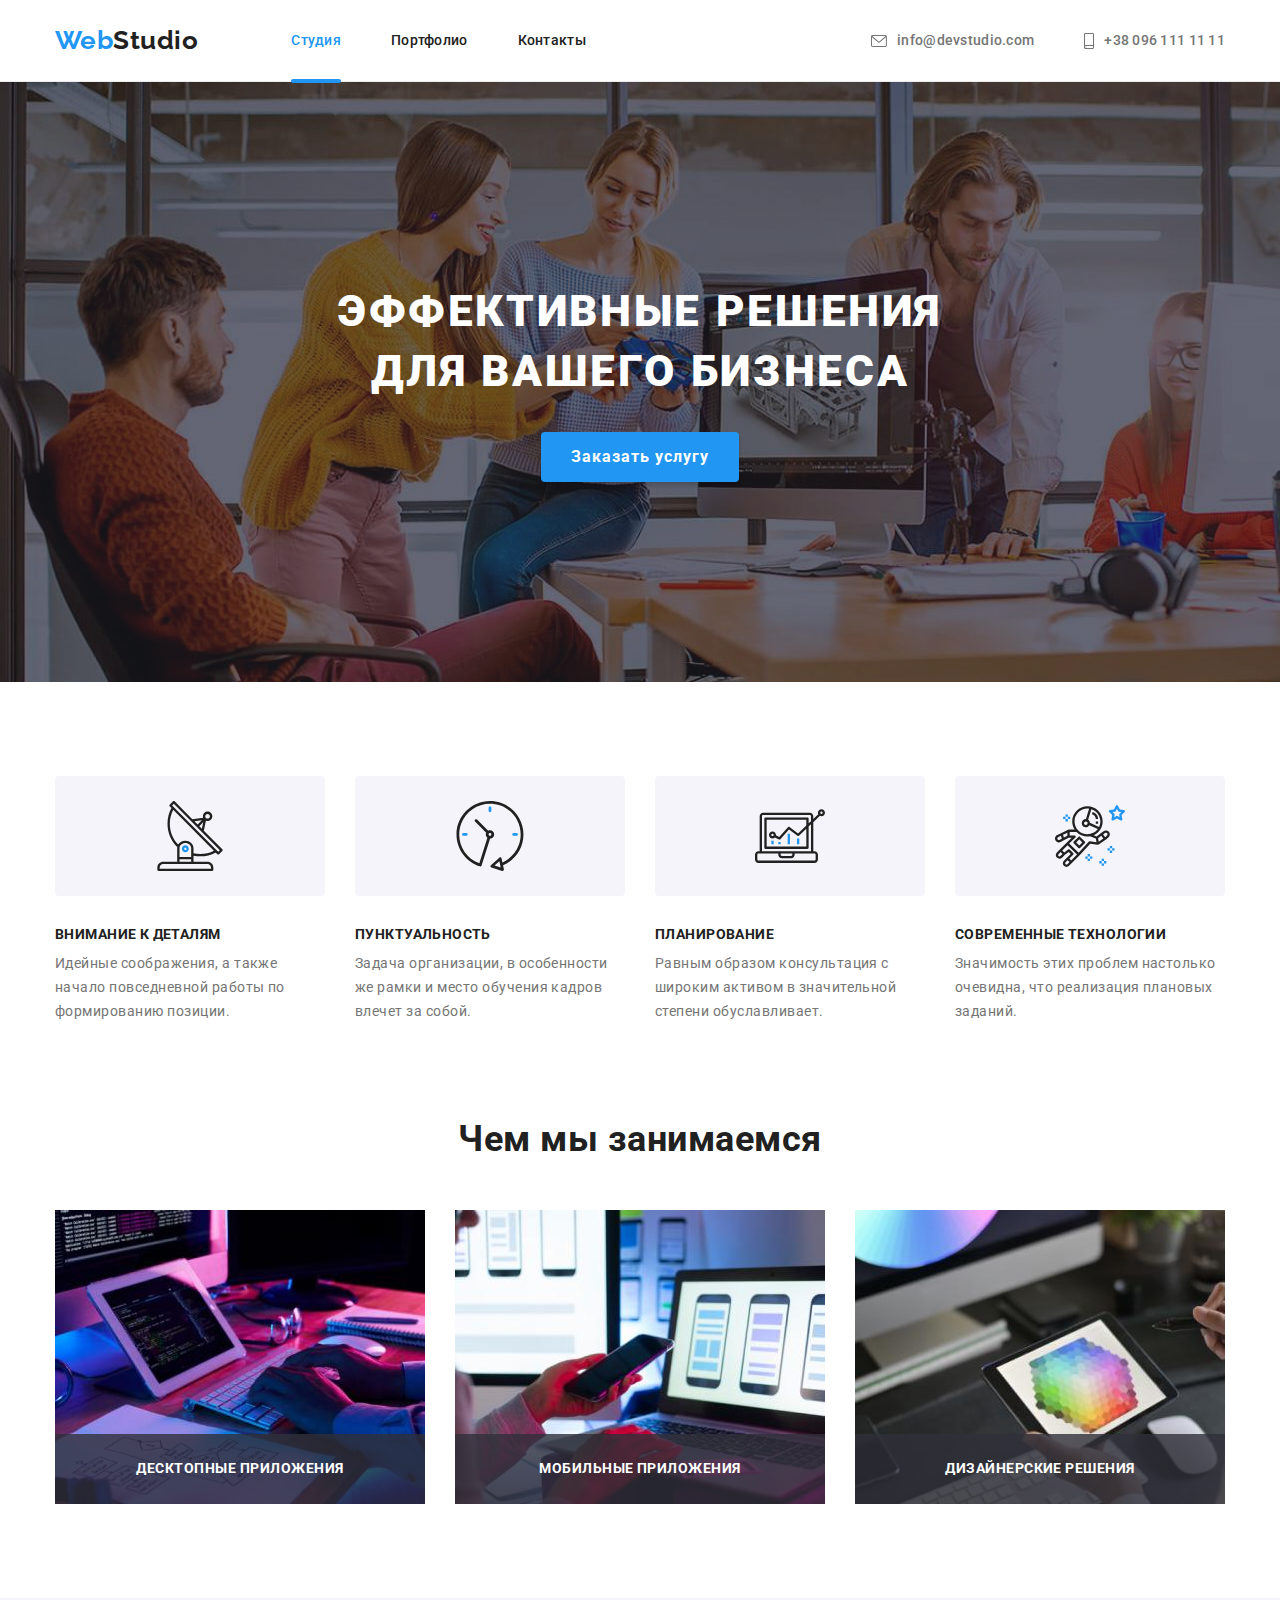
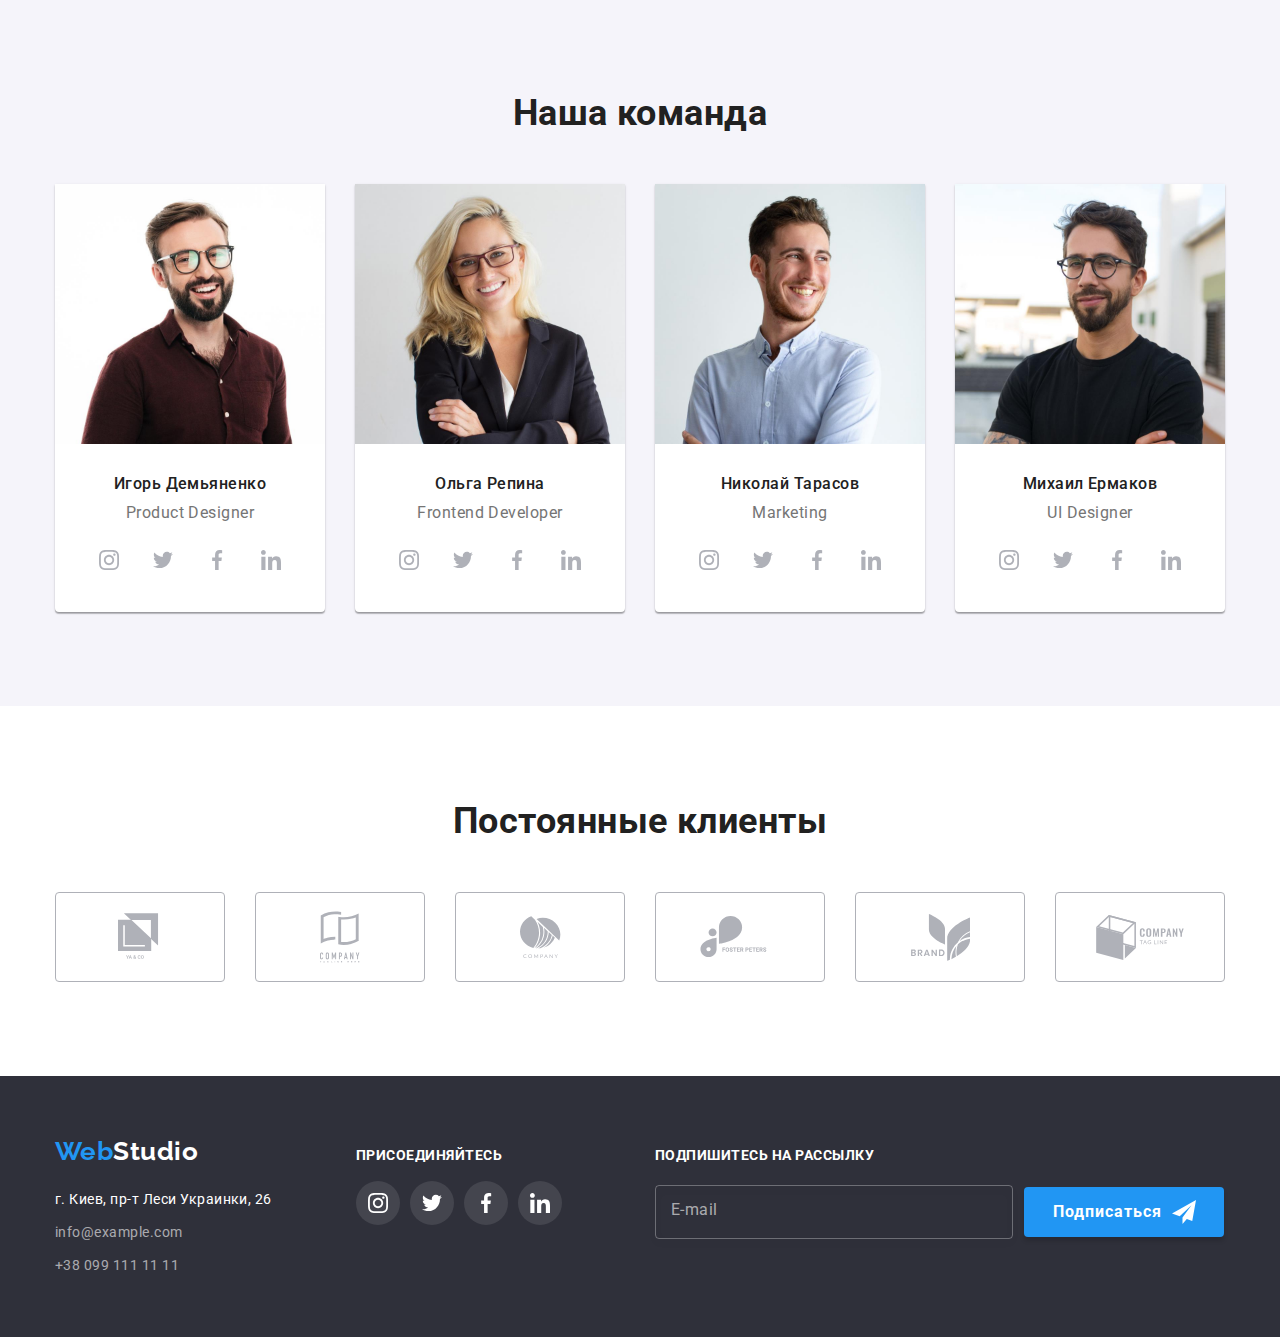
<file: index.html>
<!DOCTYPE html>
<html lang="ru">
  <head>
    <meta charset="UTF-8" />
    <meta name="viewport" content="width=device-width, initial-scale=1.0" />
    <title>Студия</title>
    <link
      href="https://fonts.googleapis.com/css2?family=Raleway:wght@700&family=Roboto:wght@400;500;700;900&display=swap"
      rel="stylesheet"
    />
    <link
      rel="stylesheet"
      href="https://cdnjs.cloudflare.com/ajax/libs/modern-normalize/1.0.0/modern-normalize.min.css"
    />
    <link rel="stylesheet" href="./css/main.min.css" />
  </head>
  <body>
    <!--Шапка сайта-->
    <header class="header">
      <div class="container">
        <nav class="menu">
          <a href="./index.html" class="logo"
            ><span class="logo-one">Web</span>Studio</a
          >
          <ul class="site-nav">
            <li>
              <a href="#" class="link current">Студия</a>
            </li>
            <li>
              <a href="./portfolio.html" class="link">Портфолио</a>
            </li>
            <li>
              <a href="#" class="link">Контакты</a>
            </li>
          </ul>
        </nav>
        <ul class="auth-nav">
          <li>
            <a href="mailto:info@devstudio.com">
              <svg width="16" height="12" class="nav-svg">
                <use href="./img/symbol-defs.svg#envelope"></use>
              </svg>
              info@devstudio.com</a
            >
          </li>
          <li>
            <a href="tel:+380961111111">
              <svg width="10" height="16" class="nav-svg">
                <use href="./img/symbol-defs.svg#smartphone"></use>
              </svg>
              +38 096 111 11 11</a
            >
          </li>
        </ul>
      </div>
    </header>

    <!--/Шапка сайта-->
    <main>
      <!--Блок-герой-->
      <section class="hero">
        <div class="container">
          <div class="hero-content">
            <h1 class="hero-title">Эффективные решения для вашего бизнеса</h1>
            <button type="button" data-modal-open>Заказать услугу</button>
          </div>
        </div>
      </section>

      <!--/Блок-герой-->
      <!--Особенности-->
      <section class="section-one">
        <div class="container">
          <h2 class="section-title visually-hidden">Особенности</h2>
          <ul class="features">
            <li class="features-list">
              <div class="featurs-svg">
                <svg width="70" height="70">
                  <use href="./img/symbol-defs.svg#antenna"></use>
                </svg>
              </div>
              <div class="features-content">
                <h3 class="features-title">Внимание к деталям</h3>
                <p>
                  Идейные соображения, а также начало повседневной работы по
                  формированию позиции.
                </p>
              </div>
            </li>
            <li class="features-list">
              <div class="featurs-svg">
                <svg width="70" height="70">
                  <use href="./img/symbol-defs.svg#clock"></use>
                </svg>
              </div>
              <div class="features-content">
                <h3 class="features-title">Пунктуальность</h3>
                <p>
                  Задача организации, в особенности же рамки и место обучения
                  кадров влечет за собой.
                </p>
              </div>
            </li>
            <li class="features-list">
              <div class="featurs-svg">
                <svg width="70" height="70">
                  <use href="./img/symbol-defs.svg#diagram"></use>
                </svg>
              </div>
              <div class="features-content">
                <h3 class="features-title">Планирование</h3>
                <p>
                  Равным образом консультация с широким активом в значительной
                  степени обуславливает.
                </p>
              </div>
            </li>
            <li class="features-list">
              <div class="featurs-svg">
                <svg width="70" height="70">
                  <use href="./img/symbol-defs.svg#astronaut"></use>
                </svg>
              </div>
              <div class="features-content">
                <h3 class="features-title">Современные технологии</h3>
                <p>
                  Значимость этих проблем настолько очевидна, что реализация
                  плановых заданий.
                </p>
              </div>
            </li>
          </ul>
        </div>
      </section>

      <!--/Особенности-->
      <!--Чем мы занимаемся-->
      <section class="section-two">
        <div class="container">
          <h2 class="section-title">Чем мы занимаемся</h2>
          <ul>
            <li class="icon">
              <img src="./img/img1.jpg" alt="Изображение 1" width="370" />
              <div class="icon-text">
                <p>Десктопные приложения</p>
              </div>
            </li>
            <li class="icon">
              <img src="./img/img2.jpg" alt="Изображение 2" width="370" />
              <div class="icon-text">
                <p>Мобильные приложения</p>
              </div>
            </li>
            <li class="icon">
              <img src="./img/img3.jpg" alt="Изображение 3" width="370" />
              <div class="icon-text">
                <p>Дизайнерские решения</p>
              </div>
            </li>
          </ul>
        </div>
      </section>
      <!--/Чем мы занимаемся-->
      <!--Наша комнада-->
      <section class="section-three">
        <div class="container">
          <h2 class="section-title">Наша команда</h2>
          <ul class="team-list">
            <li class="team-member">
              <img src="./img/photo1.jpg" alt="Фото сотрудника 1" width="270" />
              <div class="team-content">
                <h3>Игорь Демьяненко</h3>
                <p>Product Designer</p>
                <ul class="social-links">
                  <li>
                    <a href="#">
                      <svg width="20" height="20">
                        <use href="./img/symbol-defs.svg#instagram"></use>
                      </svg>
                    </a>
                  </li>
                  <li>
                    <a href="#">
                      <svg width="20" height="20">
                        <use href="./img/symbol-defs.svg#twitter"></use>
                      </svg>
                    </a>
                  </li>
                  <li>
                    <a href="#">
                      <svg width="20" height="20">
                        <use href="./img/symbol-defs.svg#facebook"></use>
                      </svg>
                    </a>
                  </li>
                  <li>
                    <a href="#">
                      <svg width="20" height="20">
                        <use href="./img/symbol-defs.svg#linkedin"></use>
                      </svg>
                    </a>
                  </li>
                </ul>
              </div>
            </li>
            <li class="team-member">
              <img src="./img/photo2.jpg" alt="Фото сотрудника 2" width="270" />
              <div class="team-content">
                <h3>Ольга Репина</h3>
                <p>Frontend Developer</p>
                <ul class="social-links">
                  <li>
                    <a href="#">
                      <svg width="20" height="20">
                        <use href="./img/symbol-defs.svg#instagram"></use>
                      </svg>
                    </a>
                  </li>
                  <li>
                    <a href="#">
                      <svg width="20" height="20">
                        <use href="./img/symbol-defs.svg#twitter"></use>
                      </svg>
                    </a>
                  </li>
                  <li>
                    <a href="#">
                      <svg width="20" height="20">
                        <use href="./img/symbol-defs.svg#facebook"></use>
                      </svg>
                    </a>
                  </li>
                  <li>
                    <a href="#">
                      <svg width="20" height="20">
                        <use href="./img/symbol-defs.svg#linkedin"></use>
                      </svg>
                    </a>
                  </li>
                </ul>
              </div>
            </li>
            <li class="team-member">
              <img src="./img/photo3.jpg" alt="Фото сотрудника 3" width="270" />
              <div class="team-content">
                <h3>Николай Тарасов</h3>
                <p>Marketing</p>
                <ul class="social-links">
                  <li>
                    <a href="#">
                      <svg width="20" height="20">
                        <use href="./img/symbol-defs.svg#instagram"></use>
                      </svg>
                    </a>
                  </li>
                  <li>
                    <a href="#">
                      <svg width="20" height="20">
                        <use href="./img/symbol-defs.svg#twitter"></use>
                      </svg>
                    </a>
                  </li>
                  <li>
                    <a href="#">
                      <svg width="20" height="20">
                        <use href="./img/symbol-defs.svg#facebook"></use>
                      </svg>
                    </a>
                  </li>
                  <li>
                    <a href="#">
                      <svg width="20" height="20">
                        <use href="./img/symbol-defs.svg#linkedin"></use>
                      </svg>
                    </a>
                  </li>
                </ul>
              </div>
            </li>
            <li class="team-member">
              <img src="./img/photo4.jpg" alt="Фото сотрудника 4" width="270" />
              <div class="team-content">
                <h3>Михаил Ермаков</h3>
                <p>UI Designer</p>
                <ul class="social-links">
                  <li>
                    <a href="#">
                      <svg width="20" height="20">
                        <use href="./img/symbol-defs.svg#instagram"></use>
                      </svg>
                    </a>
                  </li>
                  <li>
                    <a href="#">
                      <svg width="20" height="20">
                        <use href="./img/symbol-defs.svg#twitter"></use>
                      </svg>
                    </a>
                  </li>
                  <li>
                    <a href="#">
                      <svg width="20" height="20">
                        <use href="./img/symbol-defs.svg#facebook"></use>
                      </svg>
                    </a>
                  </li>
                  <li>
                    <a href="#">
                      <svg width="20" height="20">
                        <use href="./img/symbol-defs.svg#linkedin"></use>
                      </svg>
                    </a>
                  </li>
                </ul>
              </div>
            </li>
          </ul>
        </div>
      </section>
      <!--/Наша комнада-->
      <!-- Постоянные клиенты -->
      <section class="section-four">
        <div class="container">
          <h2 class="section-title">Постоянные клиенты</h2>
          <ul class="clients-list">
            <li>
              <a href="#">
                <svg width="44.27" height="49.23" class="client-svg">
                  <use href="./img/symbol-defs.svg#logo1"></use>
                </svg>
              </a>
            </li>
            <li>
              <a href="#">
                <svg width="40" height="52" class="client-svg">
                  <use href="./img/symbol-defs.svg#logo2"></use>
                </svg>
              </a>
            </li>
            <li>
              <a href="#">
                <svg width="41" height="42.6" class="client-svg">
                  <use href="./img/symbol-defs.svg#logo3"></use>
                </svg>
              </a>
            </li>
            <li>
              <a href="#">
                <svg width="79.7" height="42" class="client-svg">
                  <use href="./img/symbol-defs.svg#logo4"></use>
                </svg>
              </a>
            </li>
            <li>
              <a href="#">
                <svg width="59" height="47" class="client-svg">
                  <use href="./img/symbol-defs.svg#logo5"></use>
                </svg>
              </a>
            </li>
            <li>
              <a href="#">
                <svg width="88.5" height="45.5" class="client-svg">
                  <use href="./img/symbol-defs.svg#logo6"></use>
                </svg>
              </a>
            </li>
          </ul>
        </div>
      </section>
    </main>
    <footer class="footer">
      <div class="container">
        <div class="adress-container">
          <a href="./index.html" class="logo-footer"
            ><span class="logo-one">Web</span>Studio</a
          >
          <address>
            <p class="address address-one">г. Киев, пр-т Леси Украинки, 26</p>
          </address>
          <ul>
            <li>
              <a href="mailto:info@example.com" class="address address-two"
                >info@example.com</a
              >
            </li>
            <li>
              <a href="tel:+380991111111" class="address address-two"
                >+38 099 111 11 11</a
              >
            </li>
          </ul>
        </div>
        <div class="links-container">
          <b>Присоединяйтесь</b>
          <ul class="social-links">
            <li>
              <a href="#">
                <svg width="20" height="20">
                  <use href="./img/symbol-defs.svg#instagram"></use>
                </svg>
              </a>
            </li>
            <li>
              <a href="#">
                <svg width="20" height="20">
                  <use href="./img/symbol-defs.svg#twitter"></use>
                </svg>
              </a>
            </li>
            <li>
              <a href="#">
                <svg width="20" height="20">
                  <use href="./img/symbol-defs.svg#facebook"></use>
                </svg>
              </a>
            </li>
            <li>
              <a href="#">
                <svg width="20" height="20">
                  <use href="./img/symbol-defs.svg#linkedin"></use>
                </svg>
              </a>
            </li>
          </ul>
        </div>
        <div class="subscription-footer">
          <b>Подпишитесь на рассылку</b>
          <form class="subscription">
            <input type="email" name="mail" id="e-mail" autocomplete="off" />
            <label for="e-mail">E-mail</label>
            <button type="submit">Подписаться <span></span></button>
          </form>
        </div>
      </div>
    </footer>
    <div class="backdrop is-hidden" data-modal>
      <div class="modal">
        <button class="button close" data-modal-close>
          <svg width="11" height="11">
            <use href="./img/symbol-defs.svg#vector"></use>
          </svg>
        </button>
        <form class="form">
          <b>Оставьте свои данные, мы вам перезвоним</b>
          <div class="form-field name">
            <label for="name">Имя</label>
            <input type="text" name="name" id="name" autocomplete="off" />
            <svg width="18" height="18">
              <use href="./img/symbol-defs.svg#person-black"></use>
            </svg>
          </div>
          <div class="form-field">
            <label for="tel">Телефон</label>
            <input type="tel" name="tel" id="tel" autocomplete="off" />
            <svg width="18" height="18">
              <use href="./img/symbol-defs.svg#phone-black"></use>
            </svg>
          </div>
          <div class="form-field">
            <label for="mail">Почта</label>
            <input type="email" name="mail" id="mail" autocomplete="off" />
            <svg width="18" height="18">
              <use href="./img/symbol-defs.svg#email-black"></use>
            </svg>
          </div>
          <div class="form-field comment">
            <label for="comment">Комментарий</label>
            <textarea
              name="comment"
              id="comment"
              placeholder="Введите текст"
            ></textarea>
          </div>

          <label class="agreement">
            <input type="checkbox" name="agreement" value="accept" />
            <span class="agreement-icon"></span>
            <span
              >Соглашаюсь с рассылкой и принимаю
              <a href="#">Условия договора</a></span
            >
          </label>

          <div class="sending-button">
            <button type="submit" class="sending">Отправить</button>
          </div>
        </form>
      </div>
    </div>
    <script src="./js/modal.js"></script>
  </body>
</html>
</file>
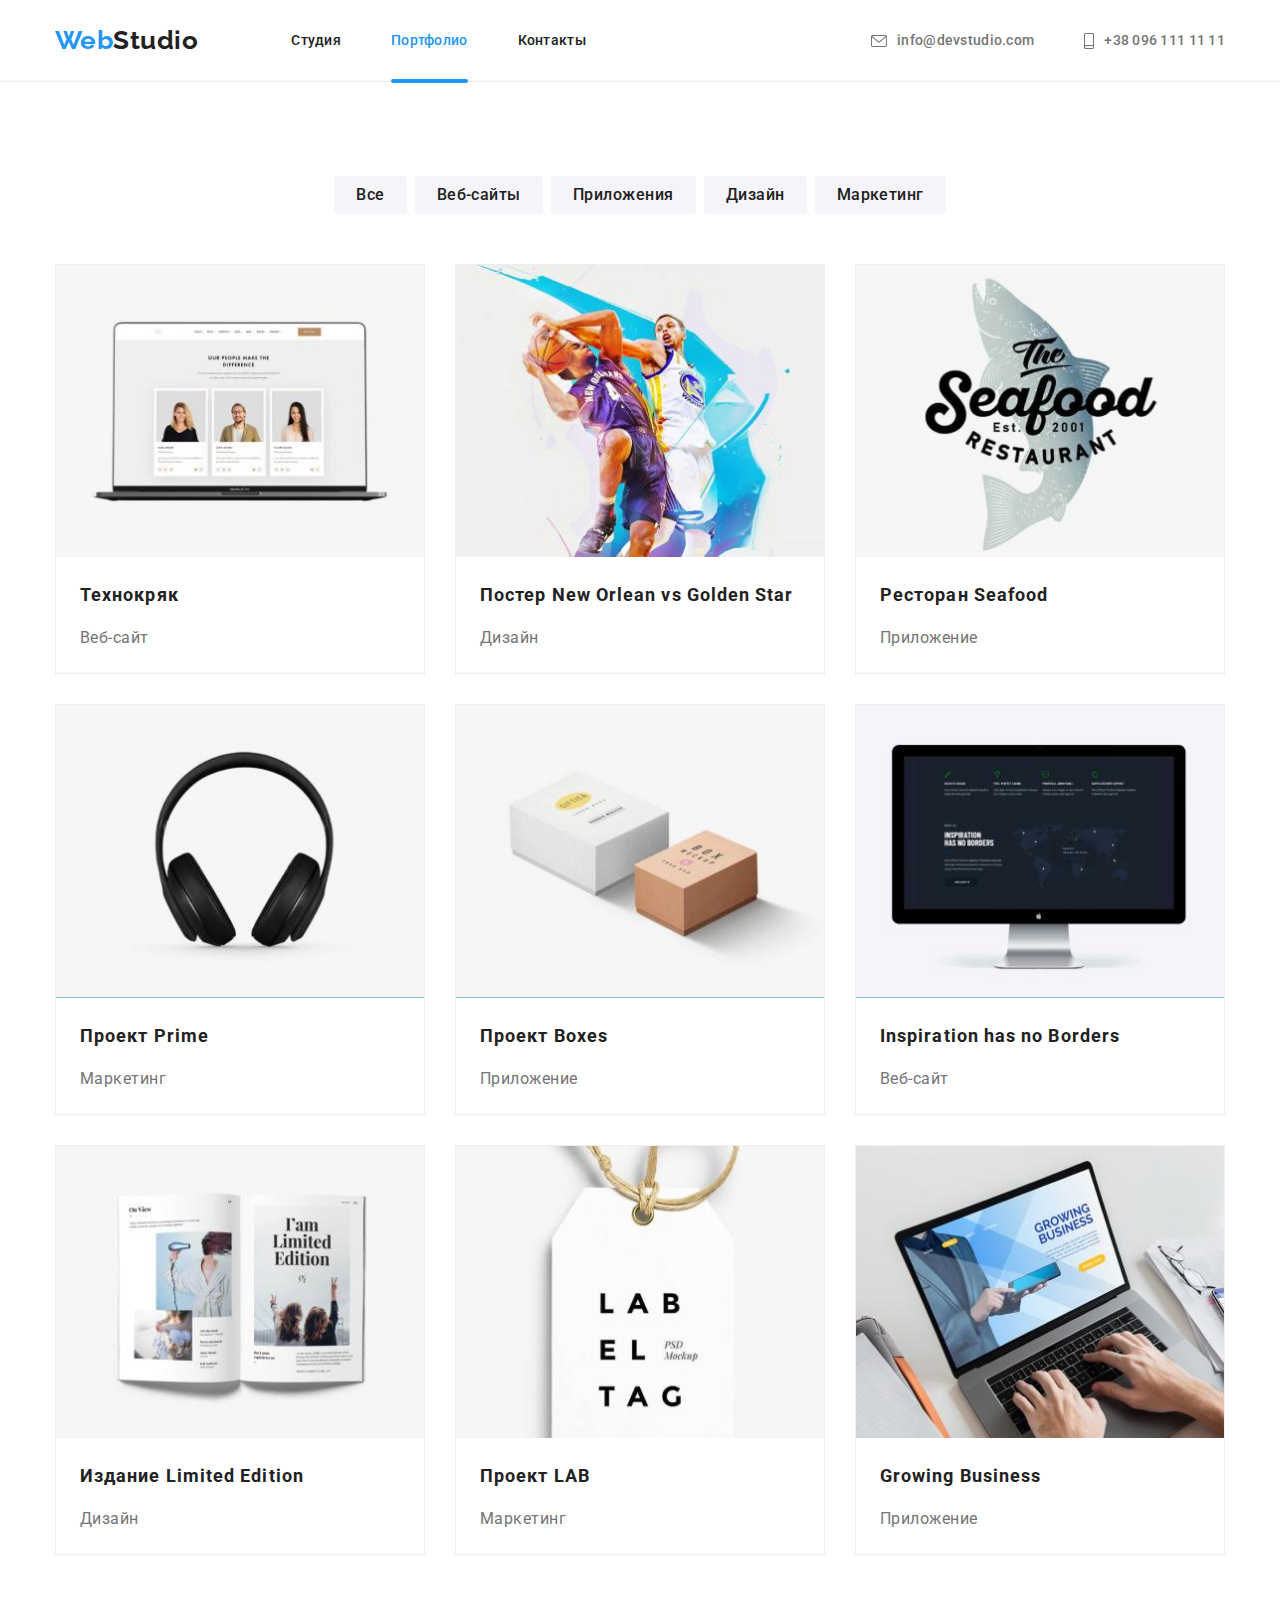
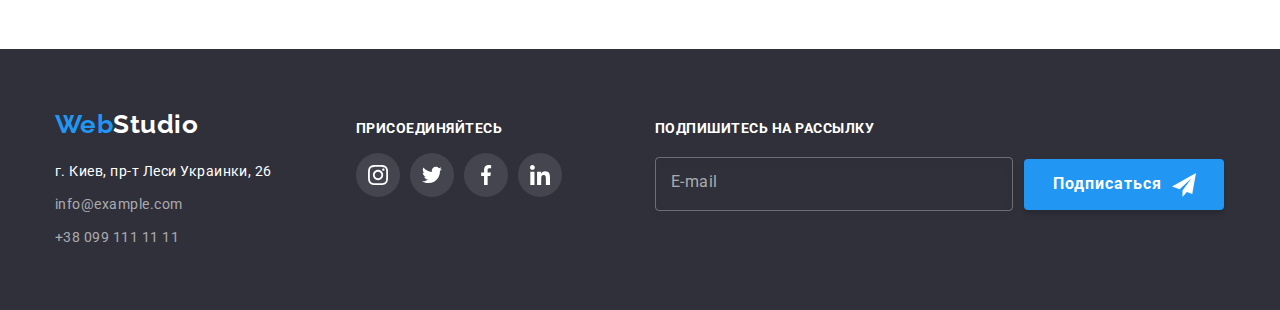
<file: portfolio.html>
<!DOCTYPE html>
<html lang="ru">
  <head>
    <meta charset="UTF-8" />
    <meta name="viewport" content="width=device-width, initial-scale=1.0" />
    <title>Портфолио</title>
    <link
      href="https://fonts.googleapis.com/css2?family=Raleway:wght@700&family=Roboto:wght@400;500;700;900&display=swap"
      rel="stylesheet"
    />
    <link
      rel="stylesheet"
      href="https://cdnjs.cloudflare.com/ajax/libs/modern-normalize/1.0.0/modern-normalize.min.css"
    />
    <link rel="stylesheet" href="./css/main.min.css" />
  </head>
  <body>
    <!--Шапка сайта-->
    <header class="header">
      <div class="container">
        <nav class="menu">
          <a href="./index.html" class="logo"
            ><span class="logo-one">Web</span>Studio</a
          >
          <ul class="site-nav">
            <li>
              <a href="./index.html" class="link">Студия</a>
            </li>
            <li>
              <a href="./portfolio.html" class="link current">Портфолио</a>
            </li>
            <li>
              <a href="#" class="link">Контакты</a>
            </li>
          </ul>
        </nav>
        <ul class="auth-nav">
          <li>
            <a href="mailto:info@devstudio.com">
              <svg width="16" height="12" class="nav-svg">
                <use href="./img/symbol-defs.svg#envelope"></use>
              </svg>
              info@devstudio.com</a
            >
          </li>
          <li>
            <a href="tel:+380961111111">
              <svg width="10" height="16" class="nav-svg">
                <use href="./img/symbol-defs.svg#smartphone"></use>
              </svg>
              +38 096 111 11 11</a
            >
          </li>
        </ul>
      </div>
    </header>
    <!--/Шапка сайта-->
    <main>
      <!--Портфолио-->
      <section class="portfolio">
        <div class="container">
          <h1 class="visually-hidden">Портфолио</h1>
          <ul class="buttons">
            <li>
              <button type="button" class="portfolio-button">Все</button>
            </li>
            <li>
              <button type="button" class="portfolio-button">Веб-сайты</button>
            </li>
            <li>
              <button type="button" class="portfolio-button">Приложения</button>
            </li>
            <li>
              <button type="button" class="portfolio-button">Дизайн</button>
            </li>
            <li>
              <button type="button" class="portfolio-button">Маркетинг</button>
            </li>
          </ul>
          <h2 class="visually-hidden">Работы</h2>

          <ul class="list">
            <li>
              <a href="#" class="list-link">
                <div class="card-thumb">
                  <img
                    src="./img/portfolio/img-portfolio-0.jpg"
                    alt="Технокряк"
                    width="370"
                  />
                  <div class="overlay">
                    <p>
                      Технокряк это современная площадка распространения
                      коронавируса. Компании используют эту платформу для
                      цифрового шпионажа и атак на защищённые сервера
                      конкурентов.
                    </p>
                  </div>
                </div>

                <div class="card-content">
                  <h3 class="list-title">Технокряк</h3>
                  <p class="list-text">Веб-сайт</p>
                </div>
              </a>
            </li>
            <li>
              <a href="#" class="list-link">
                <div class="card-thumb">
                  <img
                    src="./img/portfolio/img-portfolio-1.jpg"
                    alt="Постер"
                    width="370"
                  />
                  <div class="overlay"></div>
                </div>
                <div class="card-content">
                  <h3 class="list-title">Постер New Orlean vs Golden Star</h3>
                  <p class="list-text">Дизайн</p>
                </div>
              </a>
            </li>
            <li>
              <a href="#" class="list-link">
                <div class="card-thumb">
                  <img
                    src="./img/portfolio/img-portfolio-2.jpg"
                    alt="Ресторан"
                    width="370"
                  />
                  <div class="overlay"></div>
                </div>
                <div class="card-content">
                  <h3 class="list-title">Ресторан Seafood</h3>
                  <p class="list-text">Приложение</p>
                </div>
              </a>
            </li>
            <li>
              <a href="#" class="list-link">
                <div class="card-thumb">
                  <img
                    src="./img/portfolio/img-portfolio-3.jpg"
                    alt="Проект Прайм"
                    width="370"
                  />
                  <div class="overlay"></div>
                </div>
                <div class="card-content">
                  <h3 class="list-title">Проект Prime</h3>
                  <p class="list-text">Маркетинг</p>
                </div>
              </a>
            </li>
            <li>
              <a href="#" class="list-link">
                <div class="card-thumb">
                  <img
                    src="./img/portfolio/img-portfolio-4.jpg"
                    alt="Проект Боксиз"
                    width="370"
                  />
                  <div class="overlay"></div>
                </div>
                <div class="card-content">
                  <h3 class="list-title">Проект Boxes</h3>
                  <p class="list-text">Приложение</p>
                </div>
              </a>
            </li>
            <li>
              <a href="#" class="list-link">
                <div class="card-thumb">
                  <img
                    src="./img/portfolio/img-portfolio-5.jpg"
                    alt="Веб-сайт"
                    width="370"
                  />
                  <div class="overlay"></div>
                </div>
                <div class="card-content">
                  <h3 class="list-title">Inspiration has no Borders</h3>
                  <p class="list-text">Веб-сайт</p>
                </div>
              </a>
            </li>
            <li>
              <a href="#" class="list-link">
                <div class="card-thumb">
                  <img
                    src="./img/portfolio/img-portfolio-6.jpg"
                    alt="Издание"
                    width="370"
                  />
                  <div class="overlay"></div>
                </div>
                <div class="card-content">
                  <h3 class="list-title">Издание Limited Edition</h3>
                  <p class="list-text">Дизайн</p>
                </div>
              </a>
            </li>
            <li>
              <a href="#" class="list-link">
                <div class="card-thumb">
                  <img
                    src="./img/portfolio/img-portfolio-7.jpg"
                    alt="Проект Лаб"
                    width="370"
                  />
                  <div class="overlay"></div>
                </div>
                <div class="card-content">
                  <h3 class="list-title">Проект LAB</h3>
                  <p class="list-text">Маркетинг</p>
                </div>
              </a>
            </li>
            <li>
              <a href="#" class="list-link">
                <div class="card-thumb">
                  <img
                    src="./img/portfolio/img-portfolio-8.jpg"
                    alt="Приложение"
                    width="370"
                  />
                  <div class="overlay"></div>
                </div>
                <div class="card-content">
                  <h3 class="list-title">Growing Business</h3>
                  <p class="list-text">Приложение</p>
                </div>
              </a>
            </li>
          </ul>
        </div>
      </section>
      <!--/Портфолио-->
    </main>
    <footer class="footer">
      <div class="container">
        <div class="adress-container">
          <a href="./index.html" class="logo-footer"
            ><span class="logo-one">Web</span>Studio</a
          >
          <address>
            <p class="address address-one">г. Киев, пр-т Леси Украинки, 26</p>
          </address>
          <ul>
            <li>
              <a href="mailto:info@example.com" class="address address-two"
                >info@example.com</a
              >
            </li>
            <li>
              <a href="tel:+380991111111" class="address address-two"
                >+38 099 111 11 11</a
              >
            </li>
          </ul>
        </div>
        <div class="links-container">
          <b>Присоединяйтесь</b>
          <ul class="social-links">
            <li>
              <a href="#">
                <svg width="20" height="20">
                  <use href="./img/symbol-defs.svg#instagram"></use>
                </svg>
              </a>
            </li>
            <li>
              <a href="#">
                <svg width="20" height="20">
                  <use href="./img/symbol-defs.svg#twitter"></use>
                </svg>
              </a>
            </li>
            <li>
              <a href="#">
                <svg width="20" height="20">
                  <use href="./img/symbol-defs.svg#facebook"></use>
                </svg>
              </a>
            </li>
            <li>
              <a href="#">
                <svg width="20" height="20">
                  <use href="./img/symbol-defs.svg#linkedin"></use>
                </svg>
              </a>
            </li>
          </ul>
        </div>
        <div class="subscription-footer">
          <b>Подпишитесь на рассылку</b>
          <form class="subscription">
            <input type="email" name="mail" id="mail" autocomplete="off" />
            <label for="mail">E-mail</label>
            <button type="submit">Подписаться <span></span></button>
          </form>
        </div>
      </div>
    </footer>
  </body>
</html>
</file>
<file: css/main.min.css>
.visually-hidden{position:absolute;width:1px;height:1px;margin:-1px;padding:0;overflow:hidden;border:0;clip:rect(0 0 0 0)}body{background-color:#fff;color:#757575;font-family:Roboto,sans-serif;font-weight:normal;font-style:normal;font-size:16px;letter-spacing:.03em}ul{list-style:none;padding:0;margin:0}h1,h2,h3,p{margin:0}h3{margin-bottom:10px}a{display:block;width:100%;height:100%}img{display:block;max-width:100%;height:auto}.container{width:1200px;padding:0 15px;margin:0 auto}.section-title{color:#212121;font-size:36px;line-height:1.17;text-align:center;margin-bottom:50px}.logo,.logo-footer{color:#212121;font-family:Raleway;font-weight:bold;font-size:26px;line-height:1.2;text-decoration:none}.logo-one{color:#2196f3}button{display:inline-block;color:#fff;background-color:#2196f3;font-family:inherit;font-weight:bold;font-size:16px;line-height:1.9;-webkit-box-align:center;-ms-flex-align:center;align-items:center;text-align:center;letter-spacing:.06em;border-radius:4px;padding:10px 30px;border:0;-webkit-box-shadow:0px 4px 4px rgba(0,0,0,.15);box-shadow:0px 4px 4px rgba(0,0,0,.15);cursor:pointer;-webkit-transition:background-color 250ms cubic-bezier(0.4, 0, 0.2, 1);transition:background-color 250ms cubic-bezier(0.4, 0, 0.2, 1)}button:hover,button:focus{background-color:#188ce8}.social-links{display:-webkit-box;display:-ms-flexbox;display:flex;-webkit-box-pack:justify;-ms-flex-pack:justify;justify-content:space-between;margin-top:16px}.social-links ul{display:-webkit-box;display:-ms-flexbox;display:flex;-webkit-box-pack:justify;-ms-flex-pack:justify;justify-content:space-between}.social-links li{width:44px;height:44px}.social-links svg{margin:auto;-webkit-transition:fill 250ms cubic-bezier(0.4, 0, 0.2, 1);transition:fill 250ms cubic-bezier(0.4, 0, 0.2, 1)}.social-links a{display:-webkit-box;display:-ms-flexbox;display:flex;-webkit-transition:background-color 250ms cubic-bezier(0.4, 0, 0.2, 1);transition:background-color 250ms cubic-bezier(0.4, 0, 0.2, 1);border-radius:50%}.social-links a:hover,.social-links a:focus{background-color:#2196f3}.social-links a:hover svg,.social-links a:focus svg{fill:#fff}.backdrop{position:fixed;top:0;left:0;width:100%;height:100%;background:rgba(0,0,0,.2);-webkit-transition:opacity 500ms cubic-bezier(0.4, 0, 0.2, 1);transition:opacity 500ms cubic-bezier(0.4, 0, 0.2, 1);opacity:1}.backdrop.is-hidden{opacity:0;pointer-events:none}.backdrop.is-hidden .modal{-webkit-transform:translate(-50%, -50%) scale(0);transform:translate(-50%, -50%) scale(0)}.backdrop .modal{position:absolute;top:50%;left:50%;-webkit-transform:translate(-50%, -50%) scale(1);transform:translate(-50%, -50%) scale(1);width:528px;height:581px;background:#fff;-webkit-box-shadow:0px 1px 3px rgba(0,0,0,.12),0px 1px 1px rgba(0,0,0,.14),0px 2px 1px rgba(0,0,0,.2);box-shadow:0px 1px 3px rgba(0,0,0,.12),0px 1px 1px rgba(0,0,0,.14),0px 2px 1px rgba(0,0,0,.2);border-radius:4px;-webkit-transition:-webkit-transform 500ms cubic-bezier(0.4, 0, 0.2, 1);transition:-webkit-transform 500ms cubic-bezier(0.4, 0, 0.2, 1);transition:transform 500ms cubic-bezier(0.4, 0, 0.2, 1);transition:transform 500ms cubic-bezier(0.4, 0, 0.2, 1), -webkit-transform 500ms cubic-bezier(0.4, 0, 0.2, 1)}.backdrop .button.close{border-radius:50%;width:30px;height:30px;background:#fff;border:1px solid rgba(0,0,0,.1);display:-webkit-box;display:-ms-flexbox;display:flex;-webkit-box-pack:center;-ms-flex-pack:center;justify-content:center;-webkit-box-align:center;-ms-flex-align:center;align-items:center;position:absolute;top:8px;right:8px;padding:0;margin:0;-webkit-box-shadow:none;box-shadow:none}.backdrop .button.close svg{-webkit-transition:fill 500ms cubic-bezier(0.4, 0, 0.2, 1);transition:fill 500ms cubic-bezier(0.4, 0, 0.2, 1)}.backdrop .button.close:hover svg,.backdrop .button.close:focus svg{fill:#2196f3}.subscription{position:relative;margin-top:20px}.subscription input{font-size:16px;line-height:1.25;-webkit-box-align:center;-ms-flex-align:center;align-items:center;letter-spacing:.03em;color:rgba(255,255,255,.6);padding:16px;margin:0;width:358px;border:1px solid rgba(255,255,255,.3);-webkit-filter:drop-shadow(0px 4px 4px rgba(0, 0, 0, 0.15));filter:drop-shadow(0px 4px 4px rgba(0, 0, 0, 0.15));border-radius:4px;background-color:transparent}.subscription input:focus+label{-webkit-transform:translateY(-30px);transform:translateY(-30px);color:transparent}.subscription label{position:absolute;top:15px;left:16px;font-size:16px;line-height:1.25;-webkit-box-align:center;-ms-flex-align:center;align-items:center;letter-spacing:.03em;color:rgba(255,255,255,.6)}.subscription button{margin-left:7px;padding:10px 28px 10px 28px;width:200px;display:-webkit-inline-box;display:-ms-inline-flexbox;display:inline-flex;-webkit-box-align:center;-ms-flex-align:center;align-items:center;-webkit-box-pack:center;-ms-flex-pack:center;justify-content:center}.subscription span{display:inline-block;width:24px;height:24px;background-image:url(../img/icon-send.svg);margin-left:10px}.form{width:528px;padding:40px 39px 40px 41px}.form b{margin-top:0;font-weight:bold;font-size:20px;line-height:1.15;text-align:center;color:#212121}.form .sending-button{margin-top:30px;text-align:center}.form-field{position:relative;margin-bottom:28px;display:-webkit-box;display:-ms-flexbox;display:flex;-webkit-box-orient:vertical;-webkit-box-direction:normal;-ms-flex-direction:column;flex-direction:column}.form-field.comment{margin-bottom:20px}.form-field.name{margin-top:30px}.form-field label{position:absolute;top:-18px;left:0;font-size:12px;line-height:1.17;letter-spacing:.01em;color:#757575}.form-field svg{position:absolute;top:11px;left:12px;fill:#212121;-webkit-transition:fill 500ms cubic-bezier(0.4, 0, 0.2, 1);transition:fill 500ms cubic-bezier(0.4, 0, 0.2, 1)}.form-field input{width:100%;padding:12px;padding-left:42px;margin:0;border:1px solid rgba(33,33,33,.2);border-radius:4px;-webkit-transition:border 500ms cubic-bezier(0.4, 0, 0.2, 1);transition:border 500ms cubic-bezier(0.4, 0, 0.2, 1)}.form-field input:hover,.form-field input:focus{border:1px solid #2196f3;outline-color:#2196f3;outline-width:1px;border-radius:4px}.form-field input:hover+svg,.form-field input:focus+svg{fill:#2196f3}.form-field textarea{padding:12px 16px;border:1px solid rgba(33,33,33,.2);border-radius:4px;height:120px;width:100%;resize:none}.form-field textarea::-webkit-input-placeholder{font-size:12px;line-height:1.14;letter-spacing:.01em;color:rgba(117,117,117,.5)}.form-field textarea::-moz-placeholder{font-size:12px;line-height:1.14;letter-spacing:.01em;color:rgba(117,117,117,.5)}.form-field textarea:-ms-input-placeholder{font-size:12px;line-height:1.14;letter-spacing:.01em;color:rgba(117,117,117,.5)}.form-field textarea::-ms-input-placeholder{font-size:12px;line-height:1.14;letter-spacing:.01em;color:rgba(117,117,117,.5)}.form-field textarea::placeholder{font-size:12px;line-height:1.14;letter-spacing:.01em;color:rgba(117,117,117,.5)}.form-field textarea:hover,.form-field textarea:focus{border:1px solid #2196f3;outline-color:#2196f3;outline-width:1px;border-radius:4px}.agreement{display:-webkit-box;display:-ms-flexbox;display:flex;-webkit-box-align:center;-ms-flex-align:center;align-items:center;font-size:14px;line-height:1.71;color:#757575;margin-left:8px;display:flex;align-items:center}.agreement input[type=checkbox]{position:absolute;width:1px;height:1px;margin:-1px;padding:0;overflow:hidden;border:0;clip:rect(0 0 0 0)}.agreement input[type=checkbox]:checked+.agreement-icon{background-color:#2196f3;background-image:url(../img/icon-check.svg);background-size:contain;background-origin:border-box;border-color:#2196f3}.agreement input[type=checkbox]:hover+.agreement-icon,.agreement input[type=checkbox]:focus+.agreement-icon{border:2px solid #2196f3}.agreement .agreement-icon{display:inline-block;width:16px;height:15px;border:2px solid #212121;border-radius:2px;margin-right:7px;-webkit-transition:border 500ms cubic-bezier(0.4, 0, 0.2, 1);transition:border 500ms cubic-bezier(0.4, 0, 0.2, 1)}.agreement .agreement-icon:hover,.agreement .agreement-icon:focus{border:2px solid #2196f3}.agreement a{color:#2196f3;display:inline}.header{padding:25px 0;border-bottom:1px solid #ececec}.header .container{display:-webkit-box;display:-ms-flexbox;display:flex;-webkit-box-align:center;-ms-flex-align:center;align-items:center}.header .container .menu{display:-webkit-box;display:-ms-flexbox;display:flex;-webkit-box-align:center;-ms-flex-align:center;align-items:center}.header .container ul{display:-webkit-box;display:-ms-flexbox;display:flex}.header .container ul li:not(:last-child){margin-right:50px}.header .container .logo{margin-right:93px}.header .container .link{position:relative}.header .auth-nav{margin-left:auto}.header .auth-nav a{display:-webkit-box;display:-ms-flexbox;display:flex;-webkit-box-align:center;-ms-flex-align:center;align-items:center}.header .auth-nav a:hover svg,.header .auth-nav a:focus svg{fill:#2196f3}.header .auth-nav .nav-svg{margin-right:10px;fill:#757575;-webkit-transition:fill 250ms cubic-bezier(0.4, 0, 0.2, 1);transition:fill 250ms cubic-bezier(0.4, 0, 0.2, 1)}.site-nav a,.auth-nav a{color:#212121;font-family:Roboto;font-weight:500;font-size:14px;line-height:1.14;letter-spacing:.02em;text-decoration:none;-webkit-transition:color 250ms cubic-bezier(0.4, 0, 0.2, 1);transition:color 250ms cubic-bezier(0.4, 0, 0.2, 1)}.site-nav a:hover,.site-nav a:focus,.auth-nav a:hover,.auth-nav a:focus{color:#2196f3}.auth-nav a{color:#757575}.site-nav .link.current{color:#2196f3}.site-nav .link.current::after{content:"";display:block;width:100%;height:4px;background-color:#2196f3;position:absolute;left:0;bottom:-34px;border-radius:2px}.hero{background-image:-webkit-gradient(linear, left top, left bottom, from(rgba(47, 48, 58, 0.4)), to(rgba(47, 48, 58, 0.4))),url(../img/bg-hero1.jpg);background-image:linear-gradient(rgba(47, 48, 58, 0.4), rgba(47, 48, 58, 0.4)),url(../img/bg-hero1.jpg);background-color:#c4c4c4;padding-top:200px;padding-bottom:200px}.hero .container{-webkit-box-align:center;-ms-flex-align:center;align-items:center;text-align:center}.hero .container .hero-content{width:696px;margin:auto}.hero .container .hero-title{color:#fff;font-weight:900;font-size:44px;line-height:1.36;text-align:center;letter-spacing:.06em;text-transform:uppercase;margin-bottom:30px}.section-one{padding-top:94px;padding-bottom:94px}.section-one .features{display:-webkit-box;display:-ms-flexbox;display:flex}.section-one .features li:not(:last-child){margin-right:30px}.features-list{width:270px}.features-list .featurs-svg{height:120px;display:-webkit-box;display:-ms-flexbox;display:flex;background:#f5f4fa;border-radius:4px}.features-list .featurs-svg svg{margin:auto}.features-list .features-content{margin-top:30px}.features-list .features-content .features-title{color:#212121;font-size:14px;line-height:1.143;letter-spacing:.03em;text-transform:uppercase}.features-list .features-content p{font-weight:normal;font-size:14px;line-height:1.71}.section-two{padding-bottom:94px}.section-two ul{display:-webkit-box;display:-ms-flexbox;display:flex;-webkit-box-pack:justify;-ms-flex-pack:justify;justify-content:space-between}.icon{position:relative;width:370px}.icon .icon-text{position:absolute;bottom:0;width:100%;height:70px;display:-webkit-box;display:-ms-flexbox;display:flex;-webkit-box-pack:center;-ms-flex-pack:center;justify-content:center;-webkit-box-align:center;-ms-flex-align:center;align-items:center;background-color:rgba(47,48,58,.8)}.icon .icon-text p{font-weight:bold;font-size:14px;line-height:1.14;text-align:center;text-transform:uppercase;color:#fff}.section-three{padding-top:94px;padding-bottom:94px;background-color:#f5f4fa}.team-list{display:-webkit-box;display:-ms-flexbox;display:flex;-webkit-box-pack:justify;-ms-flex-pack:justify;justify-content:space-between;text-align:center;display:flex;-ms-flex-wrap:wrap;flex-wrap:wrap;margin-top:calc(-1 * 30px);margin-left:calc(-1 * 30px)}.team-list h3{color:#212121;font-weight:500;font-size:16px;line-height:1.19}.team-list p{margin-top:10px;color:#757575;line-height:1.19}.team-list .team-member{-ms-flex-preferred-size:calc(100% / 4 - 30px);flex-basis:calc(100% / 4 - 30px);margin-left:30px;margin-top:30px;background:#fff;-webkit-box-shadow:0px 1px 3px rgba(0,0,0,.12),0px 1px 1px rgba(0,0,0,.14),0px 2px 1px rgba(0,0,0,.2);box-shadow:0px 1px 3px rgba(0,0,0,.12),0px 1px 1px rgba(0,0,0,.14),0px 2px 1px rgba(0,0,0,.2);border-radius:0px 0px 4px 4px}.team-list .team-content{padding:30px 32px}.team-list .team-content li{border-radius:.5}.team-list .team-content svg{fill:#afb1b8}.section-four{padding-top:94px;padding-bottom:94px}.section-four .clients-list{display:-webkit-box;display:-ms-flexbox;display:flex;-webkit-box-pack:justify;-ms-flex-pack:justify;justify-content:space-between}.section-four .clients-list li{width:170px;height:90px}.clients-list a{display:-webkit-box;display:-ms-flexbox;display:flex;-webkit-box-align:center;-ms-flex-align:center;align-items:center;-webkit-box-pack:center;-ms-flex-pack:center;justify-content:center;fill:#afb1b8;border:1px solid #afb1b8;border-radius:4px;-webkit-transition:fill 250ms cubic-bezier(0.4, 0, 0.2, 1),border 250ms cubic-bezier(0.4, 0, 0.2, 1);transition:fill 250ms cubic-bezier(0.4, 0, 0.2, 1),border 250ms cubic-bezier(0.4, 0, 0.2, 1)}.clients-list a:hover,.clients-list a:focus{border:1px solid #2196f3;fill:#2196f3}.clients-list a:hover svg,.clients-list a:focus svg{fill:#2196f3}.clients-list a .client-svg{fill:#afb1b8;-webkit-transition:fill 250ms cubic-bezier(0.4, 0, 0.2, 1);transition:fill 250ms cubic-bezier(0.4, 0, 0.2, 1)}.portfolio{padding-top:94px;padding-bottom:94px}.portfolio .buttons{display:-webkit-box;display:-ms-flexbox;display:flex;-webkit-box-pack:center;-ms-flex-pack:center;justify-content:center;margin-bottom:50px}.portfolio .buttons li:not(:last-child){margin-right:8px}.portfolio-button{width:auto;color:#212121;background-color:#f5f4fa;font-family:inherit;font-weight:500;line-height:1.62;text-align:center;letter-spacing:.03em;padding:6px 22px;border:none;-webkit-box-shadow:none;box-shadow:none;-webkit-transition:color 250ms cubic-bezier(0.4, 0, 0.2, 1),background-color 250ms cubic-bezier(0.4, 0, 0.2, 1),-webkit-box-shadow 250ms cubic-bezier(0.4, 0, 0.2, 1);transition:color 250ms cubic-bezier(0.4, 0, 0.2, 1),background-color 250ms cubic-bezier(0.4, 0, 0.2, 1),-webkit-box-shadow 250ms cubic-bezier(0.4, 0, 0.2, 1);transition:color 250ms cubic-bezier(0.4, 0, 0.2, 1),background-color 250ms cubic-bezier(0.4, 0, 0.2, 1),box-shadow 250ms cubic-bezier(0.4, 0, 0.2, 1);transition:color 250ms cubic-bezier(0.4, 0, 0.2, 1),background-color 250ms cubic-bezier(0.4, 0, 0.2, 1),box-shadow 250ms cubic-bezier(0.4, 0, 0.2, 1),-webkit-box-shadow 250ms cubic-bezier(0.4, 0, 0.2, 1)}.portfolio-button:hover,.portfolio-button:focus{color:#fff;background-color:#2196f3;-webkit-box-shadow:0px 3px 1px rgba(0,0,0,.1),0px 1px 2px rgba(0,0,0,.08),0px 2px 2px rgba(0,0,0,.12);box-shadow:0px 3px 1px rgba(0,0,0,.1),0px 1px 2px rgba(0,0,0,.08),0px 2px 2px rgba(0,0,0,.12)}.container .list{display:-webkit-box;display:-ms-flexbox;display:flex;-ms-flex-wrap:wrap;flex-wrap:wrap;margin-top:calc(-1 * 30px);margin-left:calc(-1 * 30px)}.container .list li{-ms-flex-preferred-size:calc(100% / 3 - 30px);flex-basis:calc(100% / 3 - 30px);margin-left:30px;margin-top:30px;width:370px;background:#fff;border:1px solid #eee}.list-link{text-decoration:none;-webkit-transition:-webkit-box-shadow 250ms cubic-bezier(0.4, 0, 0.2, 1);transition:-webkit-box-shadow 250ms cubic-bezier(0.4, 0, 0.2, 1);transition:box-shadow 250ms cubic-bezier(0.4, 0, 0.2, 1);transition:box-shadow 250ms cubic-bezier(0.4, 0, 0.2, 1), -webkit-box-shadow 250ms cubic-bezier(0.4, 0, 0.2, 1)}.list-link .card-content{padding:20px 24px}.list-link .card-content .list-title{color:#212121;font-size:18px;line-height:2;letter-spacing:.06em}.list-link .card-content .list-text{color:#757575;line-height:1.87}.list-link:hover,.list-link:focus{-webkit-box-shadow:0px 1px 1px rgba(0,0,0,.12),0px 4px 4px rgba(0,0,0,.06),1px 4px 6px rgba(0,0,0,.16);box-shadow:0px 1px 1px rgba(0,0,0,.12),0px 4px 4px rgba(0,0,0,.06),1px 4px 6px rgba(0,0,0,.16)}.list-link:hover .overlay,.list-link:focus .overlay{-webkit-transform:translateY(0);transform:translateY(0)}.list-link .card-thumb{position:relative;overflow:hidden}.list-link .overlay{width:100%;height:100%;position:absolute;top:0;left:0;padding:63px 24px;background:rgba(33,150,243,.9);-webkit-transform:translateY(100%);transform:translateY(100%);-webkit-transition:-webkit-transform 250ms cubic-bezier(0.4, 0, 0.2, 1);transition:-webkit-transform 250ms cubic-bezier(0.4, 0, 0.2, 1);transition:transform 250ms cubic-bezier(0.4, 0, 0.2, 1);transition:transform 250ms cubic-bezier(0.4, 0, 0.2, 1), -webkit-transform 250ms cubic-bezier(0.4, 0, 0.2, 1)}.list-link .overlay p{font-size:18px;line-height:1.55;color:#fff}.footer{padding-top:60px;padding-bottom:60px;background-color:#2f303a}.footer .container{display:-webkit-box;display:-ms-flexbox;display:flex;-webkit-box-align:baseline;-ms-flex-align:baseline;align-items:baseline}.footer .container .logo-footer{color:#fff;display:inline-block;margin-bottom:20px}.footer .container .subscription-footer{margin-left:93px}.adress-container{width:231px;margin-right:70px}.adress-container .address-one{color:#fff}.adress-container .address-two:last-child{margin-bottom:0}.adress-container .address-two:hover,.adress-container .address-two:focus{color:#2196f3}.adress-container a.address{text-decoration:none}.adress-container li:not(:last-child){margin-bottom:9px}.address{color:rgba(255,255,255,.6);font-style:normal;font-size:14px;line-height:1.71;margin-bottom:9px}.links-container b,.subscription-footer b{font-weight:bold;font-size:14px;line-height:1.14;text-transform:uppercase;color:#fff}.links-container{width:206px}.links-container li{background-color:rgba(255,255,255,.1);border-radius:50%}.links-container svg{fill:#fff}/*# sourceMappingURL=main.min.css.map */
</file>
